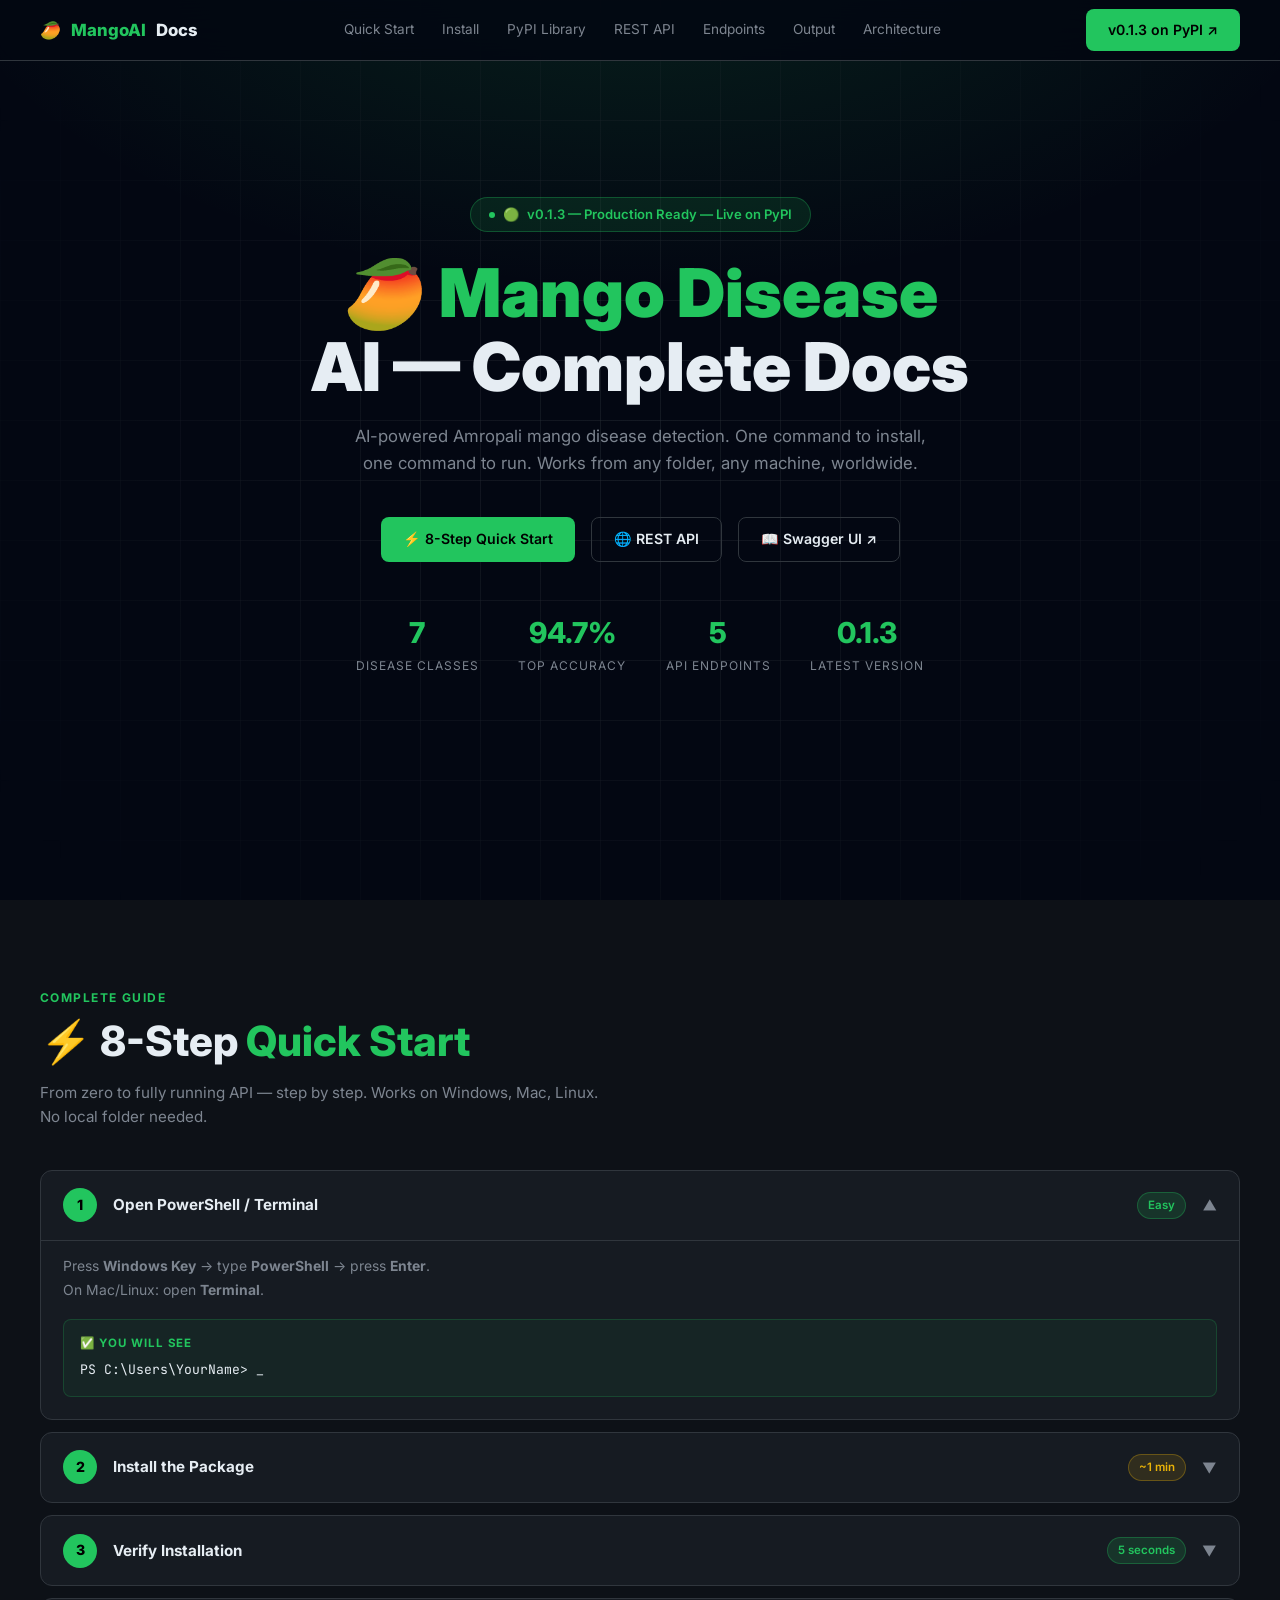
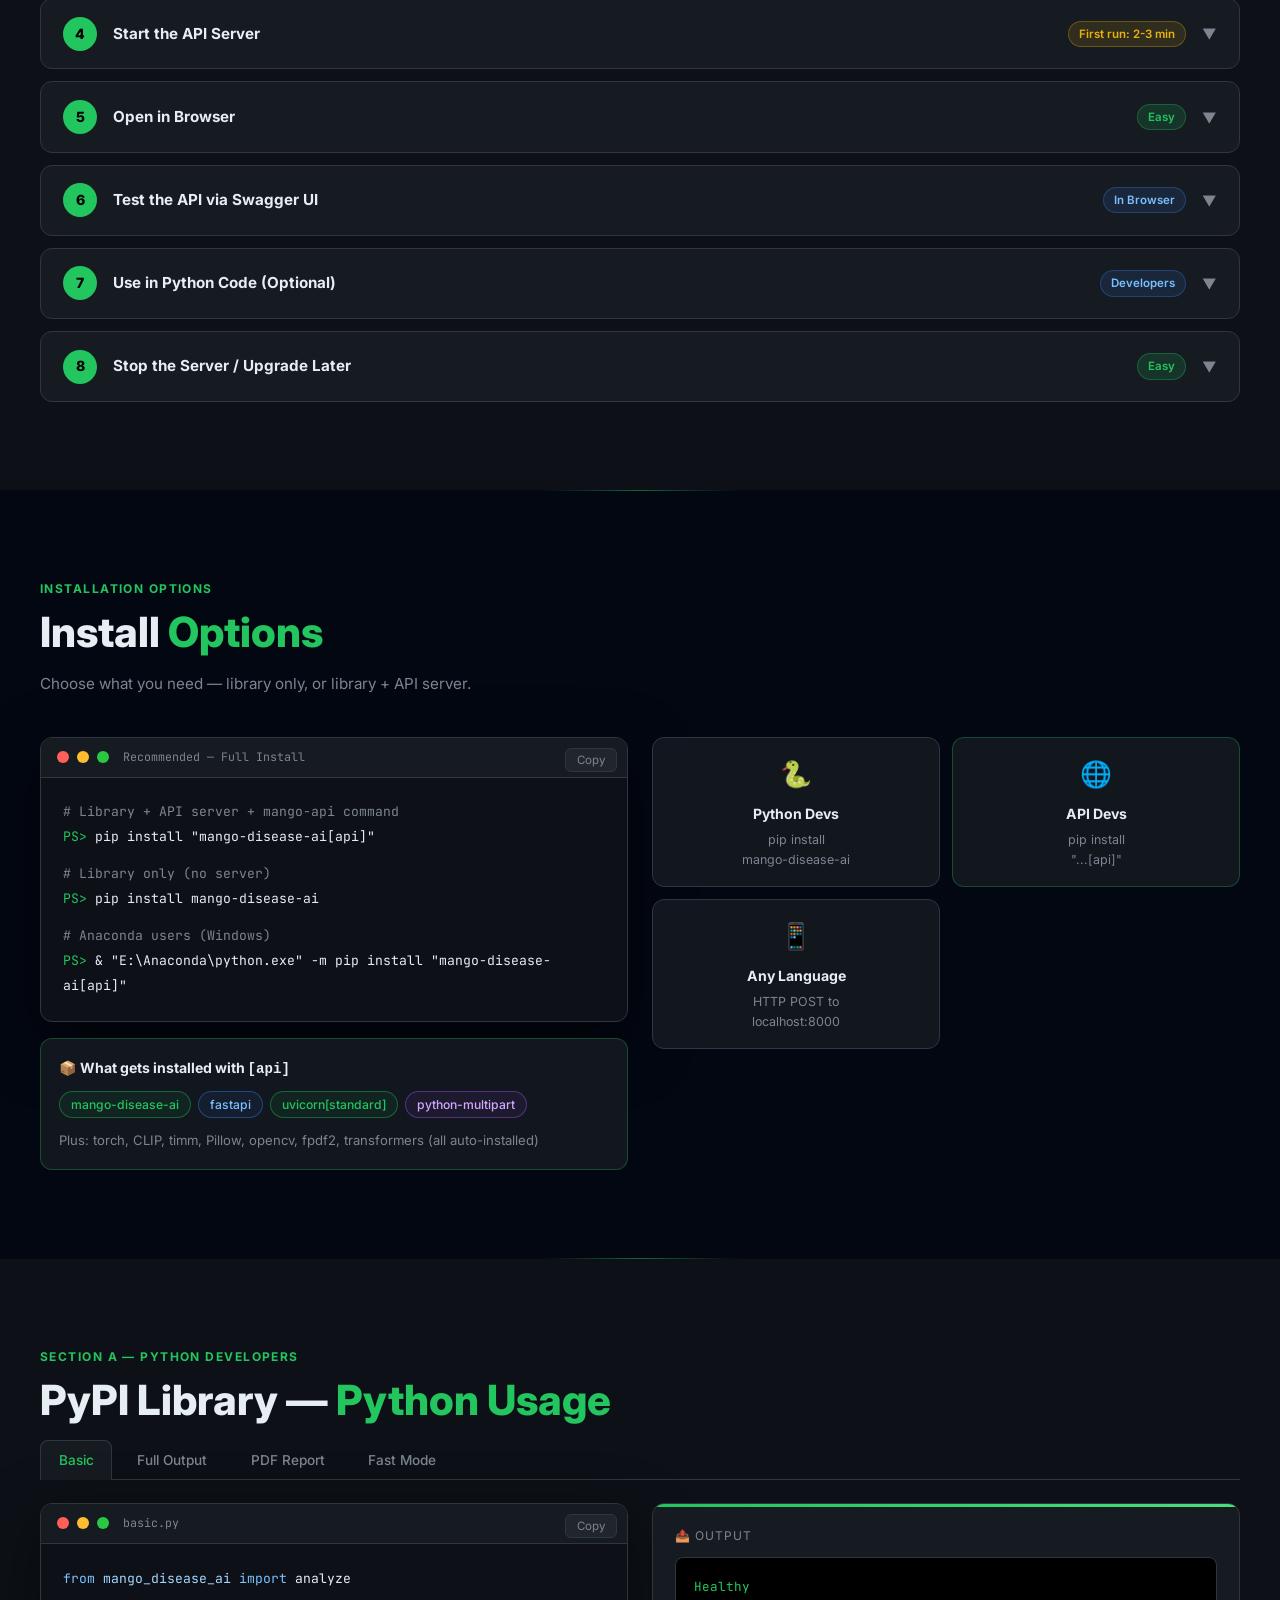
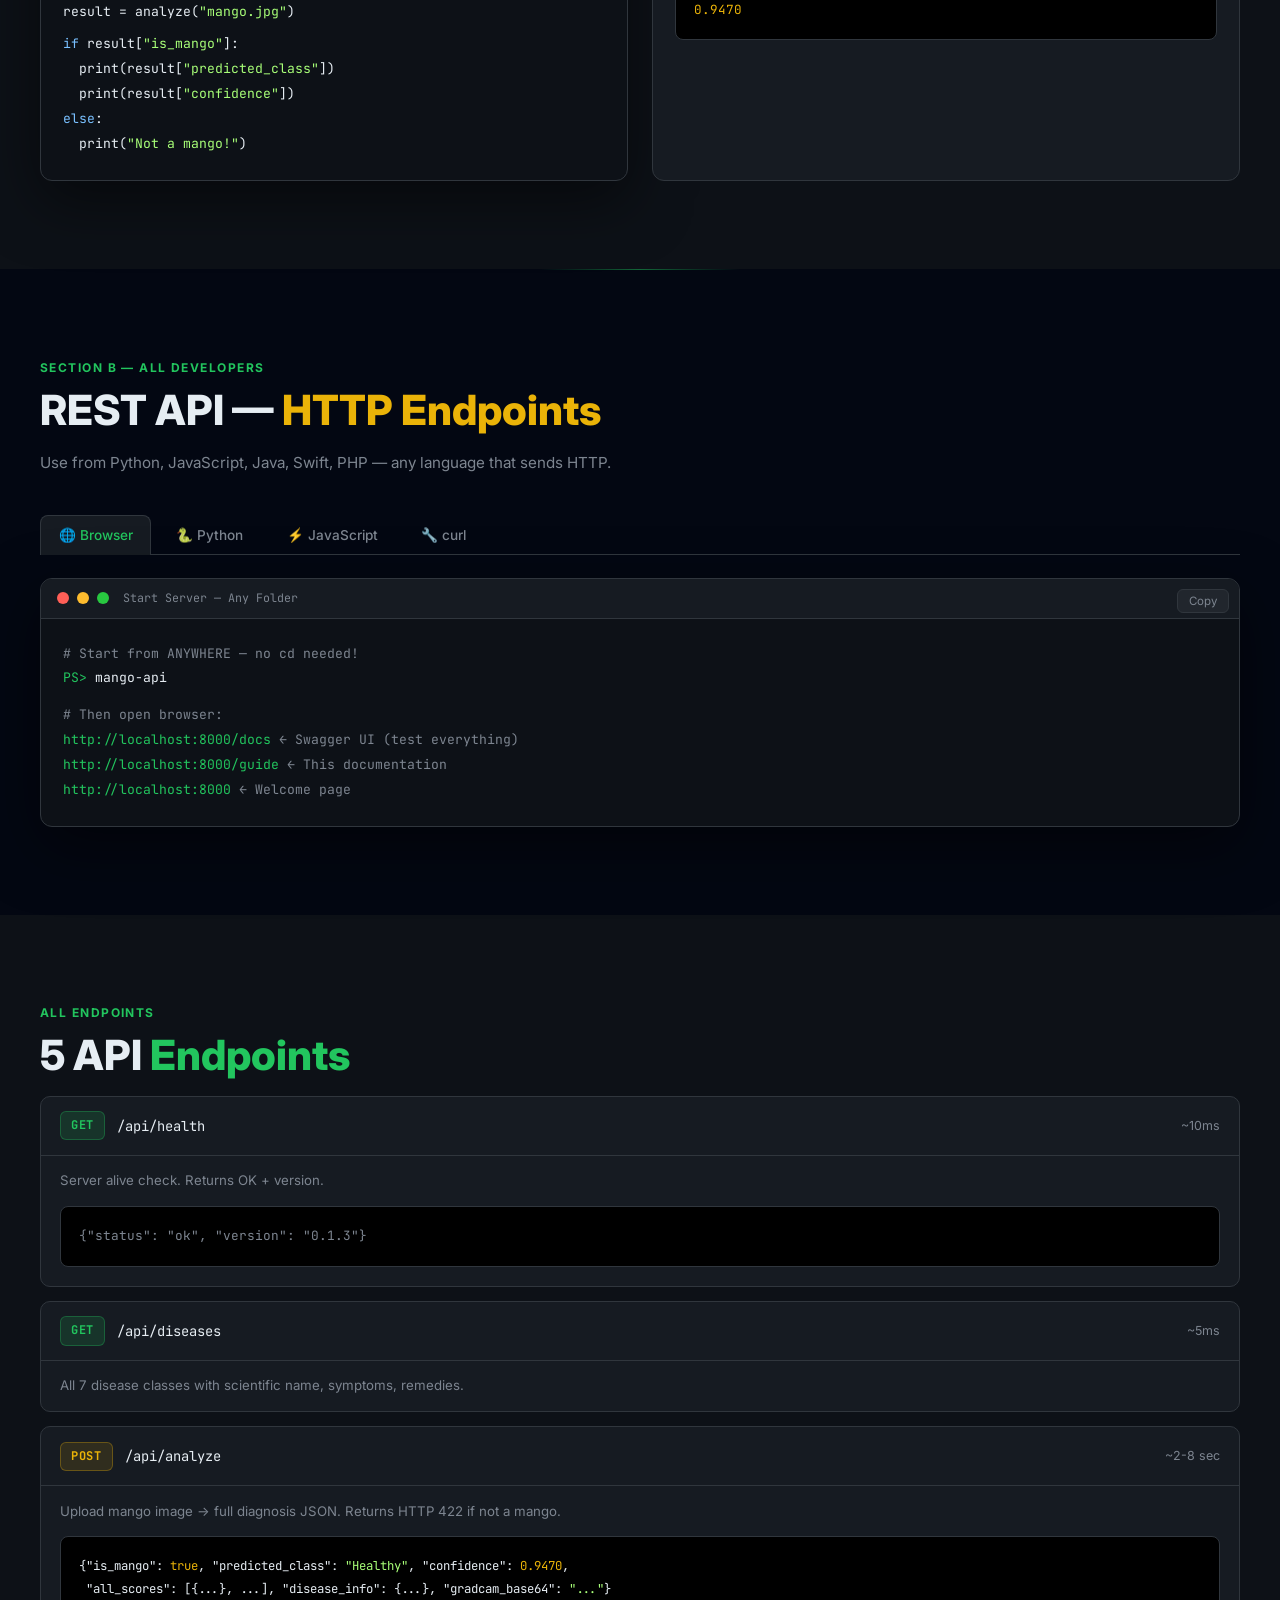
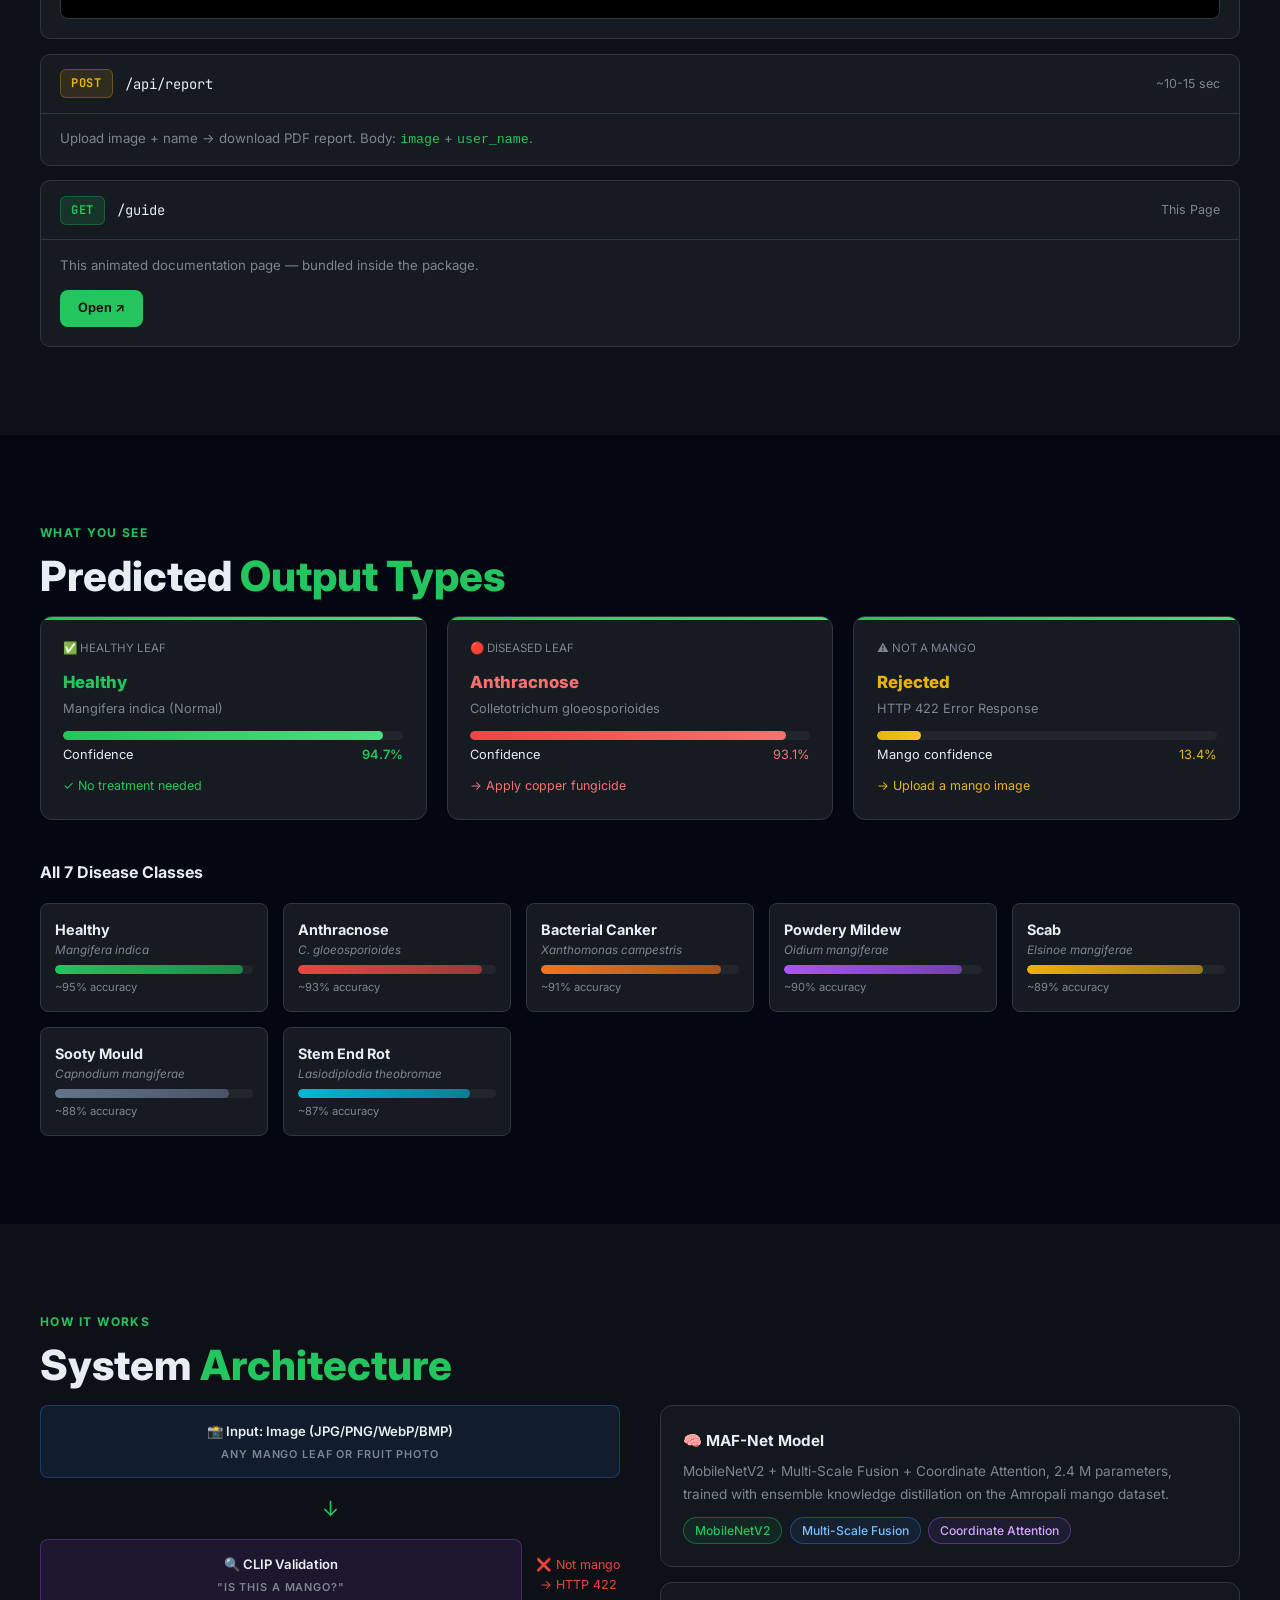
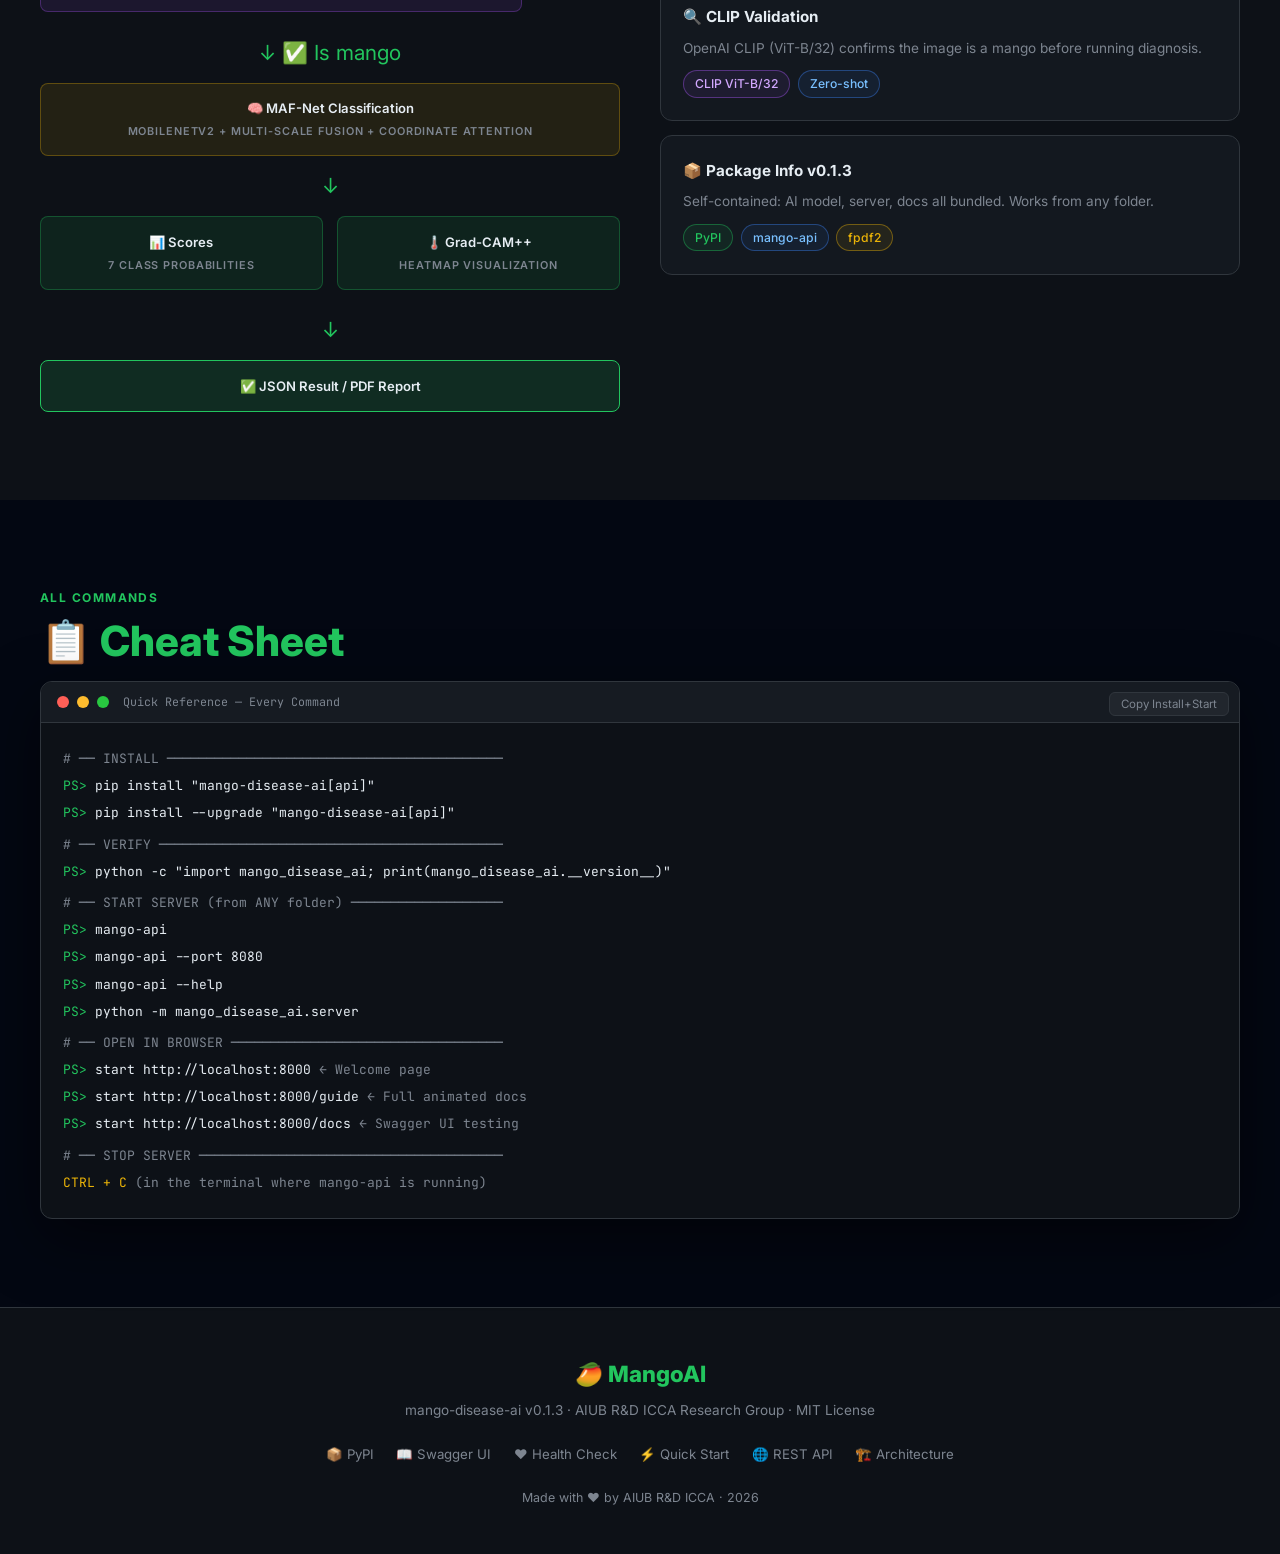
<file: mango_disease_ai/docs.html>
<!DOCTYPE html>
<html lang="en">
<head>
<meta charset="UTF-8">
<meta name="viewport" content="width=device-width, initial-scale=1.0">
<title>🥭 Mango Disease AI v0.1.3 — Complete Documentation</title>
<link href="https://fonts.googleapis.com/css2?family=Inter:wght@300;400;500;600;700;800;900&family=JetBrains+Mono:wght@400;500;700&display=swap" rel="stylesheet">
<style>
:root{
  --green:#22c55e;--green-dark:#16a34a;--green-glow:rgba(34,197,94,.25);
  --yellow:#eab308;--blue:#3b82f6;--purple:#a855f7;--red:#ef4444;
  --bg:#030712;--bg2:#0d1117;--bg3:#161b22;--bg4:#21262d;
  --border:#30363d;--text:#e6edf3;--muted:#7d8590;
  --card-bg:rgba(22,27,34,.85);
}
*{margin:0;padding:0;box-sizing:border-box}
html{scroll-behavior:smooth}
body{font-family:'Inter',sans-serif;background:var(--bg);color:var(--text);overflow-x:hidden;line-height:1.6}
::selection{background:var(--green-glow);color:var(--green)}
::-webkit-scrollbar{width:6px}::-webkit-scrollbar-track{background:var(--bg)}
::-webkit-scrollbar-thumb{background:var(--border);border-radius:3px}
::-webkit-scrollbar-thumb:hover{background:var(--green-dark)}

/* NAV */
nav{position:fixed;top:0;width:100%;z-index:100;backdrop-filter:blur(20px);background:rgba(3,7,18,.88);border-bottom:1px solid var(--border);padding:0 2rem}
.nav-inner{max-width:1200px;margin:0 auto;display:flex;align-items:center;justify-content:space-between;height:60px}
.nav-logo{display:flex;align-items:center;gap:10px;font-weight:800;font-size:1.05rem;color:var(--text);text-decoration:none}
.nav-logo span{color:var(--green)}
.nav-links{display:flex;gap:1.75rem}
.nav-links a{color:var(--muted);text-decoration:none;font-size:.85rem;transition:color .2s}
.nav-links a:hover{color:var(--green)}
.btn{display:inline-flex;align-items:center;gap:8px;padding:10px 22px;border-radius:8px;font-weight:600;font-size:.88rem;text-decoration:none;transition:all .2s;cursor:pointer;border:none;font-family:inherit}
.btn-green{background:var(--green);color:#000}.btn-green:hover{background:#4ade80;transform:translateY(-2px);box-shadow:0 8px 24px rgba(34,197,94,.3)}
.btn-outline{background:transparent;color:var(--text);border:1px solid var(--border)}.btn-outline:hover{border-color:var(--green);color:var(--green)}

/* HERO */
#hero{min-height:100vh;display:flex;align-items:center;justify-content:center;position:relative;overflow:hidden;padding-top:60px}
.hero-bg{position:absolute;inset:0;background:radial-gradient(ellipse 80% 60% at 50% -10%,rgba(34,197,94,.15) 0%,transparent 70%)}
.hero-grid{position:absolute;inset:0;background-image:linear-gradient(rgba(48,54,61,.4) 1px,transparent 1px),linear-gradient(90deg,rgba(48,54,61,.4) 1px,transparent 1px);background-size:60px 60px;mask-image:radial-gradient(ellipse 60% 70% at 50% 50%,black 0%,transparent 100%)}
.hero-content{text-align:center;position:relative;z-index:2;max-width:820px;padding:2rem}
.hero-badge{display:inline-flex;align-items:center;gap:8px;background:rgba(34,197,94,.12);border:1px solid rgba(34,197,94,.3);color:var(--green);padding:6px 18px;border-radius:99px;font-size:.82rem;font-weight:600;margin-bottom:1.5rem;animation:fadeUp .8s ease both}
.hero-badge::before{content:'';width:6px;height:6px;border-radius:50%;background:var(--green);animation:pulse 2s infinite}
h1.hero-title{font-size:clamp(2.4rem,5.5vw,4.2rem);font-weight:900;line-height:1.1;margin-bottom:1.2rem;animation:fadeUp .8s .1s ease both}
.hero-title .mango{color:var(--green)}
.hero-sub{font-size:1.05rem;color:var(--muted);max-width:600px;margin:0 auto 2.5rem;animation:fadeUp .8s .2s ease both}
.hero-buttons{display:flex;gap:1rem;justify-content:center;flex-wrap:wrap;margin-bottom:3rem;animation:fadeUp .8s .3s ease both}
.hero-stats{display:flex;gap:2.5rem;justify-content:center;animation:fadeUp .8s .4s ease both}
.stat{text-align:center}.stat-num{font-size:1.8rem;font-weight:800;color:var(--green)}.stat-label{font-size:.75rem;color:var(--muted);text-transform:uppercase;letter-spacing:.08em}

/* SECTIONS */
section{padding:5.5rem 2rem}
.container{max-width:1200px;margin:0 auto}
.section-label{color:var(--green);font-size:.75rem;font-weight:700;letter-spacing:.12em;text-transform:uppercase;margin-bottom:.6rem}
.section-title{font-size:clamp(1.7rem,3.5vw,2.6rem);font-weight:800;line-height:1.2;margin-bottom:.9rem}
.section-sub{color:var(--muted);font-size:.95rem;max-width:580px;margin-bottom:2.5rem}

/* TERMINAL */
.terminal{background:#0d1117;border:1px solid var(--border);border-radius:12px;overflow:hidden;font-family:'JetBrains Mono',monospace;font-size:.84rem;box-shadow:0 20px 60px rgba(0,0,0,.5)}
.terminal-bar{background:var(--bg3);padding:.65rem 1rem;display:flex;align-items:center;gap:.5rem;border-bottom:1px solid var(--border)}
.dot{width:12px;height:12px;border-radius:50%}
.dot-r{background:#ff5f57}.dot-y{background:#febc2e}.dot-g{background:#28c840}
.terminal-title{color:var(--muted);font-size:.73rem;margin-left:.4rem}
.terminal-body{padding:1.4rem;line-height:1.9}
.t-prompt{color:var(--green)}.t-cmd{color:var(--text)}.t-comment{color:var(--muted)}
.t-output{color:#7d8590}.t-success{color:var(--green)}.t-warn{color:var(--yellow)}
.t-key{color:#79c0ff}.t-val{color:#a5d6ff}.t-str{color:#a8ff78}.t-num{color:var(--yellow)}

/* COPY */
.code-wrap{position:relative}
.copy-btn{position:absolute;top:.7rem;right:.7rem;background:var(--bg4);border:1px solid var(--border);color:var(--muted);padding:4px 11px;border-radius:6px;font-size:.72rem;cursor:pointer;transition:all .2s;font-family:inherit;z-index:2}
.copy-btn:hover,.copy-btn.copied{background:var(--green);border-color:var(--green);color:#000}

/* STEP CARDS */
.steps-grid{display:flex;flex-direction:column;gap:.75rem}
.step-card{background:var(--bg3);border:1px solid var(--border);border-radius:12px;overflow:hidden;transition:all .3s}
.step-card:hover{border-color:var(--green-dark)}
.step-header{display:flex;align-items:center;gap:1rem;padding:1.1rem 1.4rem;cursor:pointer;user-select:none}
.step-number{width:34px;height:34px;border-radius:50%;background:var(--green);color:#000;font-weight:800;font-size:.88rem;display:flex;align-items:center;justify-content:center;flex-shrink:0}
.step-title{font-weight:700;font-size:.95rem;flex:1}
.step-badge{font-size:.72rem;padding:3px 10px;border-radius:99px;font-weight:600}
.badge-easy{background:rgba(34,197,94,.15);color:var(--green);border:1px solid rgba(34,197,94,.3)}
.badge-wait{background:rgba(234,179,8,.12);color:var(--yellow);border:1px solid rgba(234,179,8,.3)}
.badge-note{background:rgba(59,130,246,.12);color:#79c0ff;border:1px solid rgba(59,130,246,.3)}
.step-body{padding:0 1.4rem 1.4rem;border-top:1px solid var(--border);margin-top:0}
.step-desc{font-size:.87rem;color:var(--muted);margin-bottom:1rem;padding-top:.9rem;line-height:1.7}
.step-expected{background:rgba(34,197,94,.06);border:1px solid rgba(34,197,94,.2);border-radius:8px;padding:.9rem 1rem;margin-top:.9rem;font-size:.82rem}
.step-expected-label{color:var(--green);font-size:.72rem;font-weight:700;text-transform:uppercase;letter-spacing:.08em;margin-bottom:.4rem}
.step-expected-text{color:var(--text);font-family:'JetBrains Mono',monospace;line-height:1.7}
.chevron{color:var(--muted);font-size:.9rem;transition:transform .3s;margin-left:auto}
.step-card.open .chevron{transform:rotate(180deg)}
.step-body-wrap{max-height:0;overflow:hidden;transition:max-height .4s ease}
.step-card.open .step-body-wrap{max-height:600px}

/* GRID */
.grid-2{display:grid;grid-template-columns:repeat(auto-fit,minmax(420px,1fr));gap:1.5rem}
.grid-3{display:grid;grid-template-columns:repeat(auto-fit,minmax(260px,1fr));gap:1.25rem}
.grid-4{display:grid;grid-template-columns:repeat(auto-fit,minmax(190px,1fr));gap:.9rem}

/* CARDS */
.card{background:var(--card-bg);border:1px solid var(--border);border-radius:12px;padding:1.4rem;transition:all .3s;backdrop-filter:blur(10px)}
.card:hover{border-color:var(--green);box-shadow:0 0 24px var(--green-glow);transform:translateY(-4px)}
.card-icon{font-size:1.8rem;margin-bottom:.9rem}.card-title{font-size:.95rem;font-weight:700;margin-bottom:.45rem}.card-desc{color:var(--muted);font-size:.85rem;line-height:1.7}

/* ENDPOINT */
.endpoint-card{background:var(--bg3);border:1px solid var(--border);border-radius:10px;overflow:hidden;transition:all .3s}
.endpoint-card:hover{border-color:var(--green-dark);transform:translateY(-2px)}
.endpoint-header{display:flex;align-items:center;gap:12px;padding:.9rem 1.2rem;border-bottom:1px solid var(--border)}
.method{font-family:'JetBrains Mono',monospace;font-size:.75rem;font-weight:700;padding:4px 10px;border-radius:6px;letter-spacing:.05em}
.GET{background:rgba(34,197,94,.15);color:var(--green);border:1px solid rgba(34,197,94,.3)}
.POST{background:rgba(234,179,8,.12);color:var(--yellow);border:1px solid rgba(234,179,8,.3)}
.endpoint-path{font-family:'JetBrains Mono',monospace;font-size:.86rem;color:var(--text)}
.endpoint-desc{padding:.9rem 1.2rem;color:var(--muted);font-size:.83rem}
.endpoint-body{padding:0 1.2rem 1.2rem}

/* OUTPUT BOX */
.output-box{background:#000;border:1px solid var(--border);border-radius:8px;padding:1.1rem;font-family:'JetBrains Mono',monospace;font-size:.79rem;line-height:1.85;overflow-x:auto}

/* TABS */
.tabs{display:flex;gap:.4rem;margin-bottom:1.4rem;border-bottom:1px solid var(--border);padding-bottom:0}
.tab{padding:.55rem 1.1rem;border-radius:8px 8px 0 0;cursor:pointer;font-size:.85rem;font-weight:500;color:var(--muted);border:1px solid transparent;border-bottom:none;transition:all .2s;margin-bottom:-1px}
.tab.active{color:var(--green);border-color:var(--border);border-bottom-color:var(--bg);background:var(--bg3)}
.tab:hover:not(.active){color:var(--text)}
.tab-content{display:none}.tab-content.active{display:block}

/* TAGS */
.tags{display:flex;flex-wrap:wrap;gap:.45rem;margin-top:.65rem}
.tag{background:var(--bg4);border:1px solid var(--border);color:var(--muted);padding:3px 11px;border-radius:99px;font-size:.76rem;font-weight:500}
.tag.green{border-color:rgba(34,197,94,.4);color:var(--green);background:rgba(34,197,94,.08)}
.tag.blue{border-color:rgba(59,130,246,.4);color:#79c0ff;background:rgba(59,130,246,.08)}
.tag.purple{border-color:rgba(168,85,247,.4);color:#d2a8ff;background:rgba(168,85,247,.08)}
.tag.yellow{border-color:rgba(234,179,8,.4);color:var(--yellow);background:rgba(234,179,8,.08)}

/* RESULT CARD */
.result-card{background:var(--bg3);border:1px solid var(--border);border-radius:12px;padding:1.4rem;position:relative;overflow:hidden}
.result-card::before{content:'';position:absolute;top:0;left:0;right:0;height:3px;background:linear-gradient(90deg,var(--green),#4ade80,var(--green));background-size:200% 100%;animation:shimmer 2s infinite}
.conf-bar{height:9px;background:var(--bg4);border-radius:5px;overflow:hidden;margin:5px 0}
.conf-fill{height:100%;border-radius:5px;background:linear-gradient(90deg,var(--green),#4ade80);transition:width 1.2s ease}

/* DISEASE */
.disease-item{background:var(--bg3);border:1px solid var(--border);border-radius:8px;padding:.9rem;transition:all .3s}
.disease-item:hover{border-color:var(--green);background:rgba(34,197,94,.05)}
.disease-name{font-weight:700;font-size:.9rem}
.disease-sci{font-size:.73rem;color:var(--muted);font-style:italic}

/* ARCH */
.arch-box{background:var(--bg3);border:1px solid var(--border);border-radius:8px;padding:.9rem 1.1rem;text-align:center;font-size:.82rem;font-weight:600}
.arch-arrow{text-align:center;color:var(--green);font-size:1.3rem;margin:.4rem 0}
.arch-row{display:flex;gap:.9rem;align-items:center;margin-bottom:.65rem}
.arch-row .arch-box{flex:1}
.arch-label{font-size:.68rem;color:var(--muted);text-transform:uppercase;letter-spacing:.08em;margin-top:.25rem}

/* ANIMATIONS */
@keyframes fadeUp{from{opacity:0;transform:translateY(22px)}to{opacity:1;transform:none}}
@keyframes pulse{0%,100%{opacity:1;transform:scale(1)}50%{opacity:.5;transform:scale(.8)}}
@keyframes shimmer{0%{background-position:-200% 0}100%{background-position:200% 0}}
.fade-in{opacity:0;transform:translateY(18px);transition:all .7s ease}
.fade-in.visible{opacity:1;transform:none}
.glow-line{height:1px;background:linear-gradient(90deg,transparent,var(--green),transparent);margin:0 auto;opacity:.5}
.hl{color:var(--green);font-weight:600}.hl-b{color:#79c0ff}.hl-y{color:var(--yellow)}

/* FOOTER */
footer{background:var(--bg2);border-top:1px solid var(--border);padding:3rem 2rem;text-align:center}
.footer-inner{max-width:1200px;margin:0 auto}
.footer-logo{font-size:1.4rem;font-weight:800;margin-bottom:.5rem}.footer-logo span{color:var(--green)}
.footer-desc{color:var(--muted);font-size:.85rem;margin-bottom:1.4rem}
.footer-links{display:flex;gap:1.4rem;justify-content:center;flex-wrap:wrap;margin-bottom:1.4rem}
.footer-links a{color:var(--muted);text-decoration:none;font-size:.83rem;transition:color .2s}.footer-links a:hover{color:var(--green)}
.footer-copy{color:var(--muted);font-size:.78rem}

@media(max-width:768px){.grid-2,.grid-3{grid-template-columns:1fr}.hero-stats{gap:1.4rem}.nav-links{display:none}}
</style>
</head>
<body>

<!-- NAV -->
<nav>
  <div class="nav-inner">
    <a class="nav-logo" href="#hero">🥭 <span>MangoAI</span> Docs</a>
    <div class="nav-links">
      <a href="#quickstart">Quick Start</a>
      <a href="#install">Install</a>
      <a href="#library">PyPI Library</a>
      <a href="#api">REST API</a>
      <a href="#endpoints">Endpoints</a>
      <a href="#output">Output</a>
      <a href="#architecture">Architecture</a>
    </div>
    <a href="https://pypi.org/project/mango-disease-ai/" target="_blank" class="btn btn-green">v0.1.3 on PyPI ↗</a>
  </div>
</nav>

<!-- HERO -->
<section id="hero">
  <div class="hero-bg"></div>
  <div class="hero-grid"></div>
  <div class="hero-content">
    <div class="hero-badge">🟢 <span>v0.1.3 — Production Ready — Live on PyPI</span></div>
    <h1 class="hero-title">🥭 <span class="mango">Mango Disease</span><br>AI — Complete Docs</h1>
    <p class="hero-sub">AI-powered Amropali mango disease detection. One command to install, one command to run. Works from any folder, any machine, worldwide.</p>
    <div class="hero-buttons">
      <a href="#quickstart" class="btn btn-green">⚡ 8-Step Quick Start</a>
      <a href="#api" class="btn btn-outline">🌐 REST API</a>
      <a href="http://localhost:8000/docs" target="_blank" class="btn btn-outline">📖 Swagger UI ↗</a>
    </div>
    <div class="hero-stats">
      <div class="stat"><div class="stat-num">7</div><div class="stat-label">Disease Classes</div></div>
      <div class="stat"><div class="stat-num">94.7%</div><div class="stat-label">Top Accuracy</div></div>
      <div class="stat"><div class="stat-num">5</div><div class="stat-label">API Endpoints</div></div>
      <div class="stat"><div class="stat-num">0.1.3</div><div class="stat-label">Latest Version</div></div>
    </div>
  </div>
</section>

<!-- QUICK START — 8 STEPS -->
<section id="quickstart" style="background:var(--bg2)">
  <div class="container">
    <div class="section-label">Complete Guide</div>
    <h2 class="section-title">⚡ 8-Step <span style="color:var(--green)">Quick Start</span></h2>
    <p class="section-sub">From zero to fully running API — step by step. Works on Windows, Mac, Linux. No local folder needed.</p>

    <div class="steps-grid">

      <!-- STEP 1 -->
      <div class="step-card open" id="s1">
        <div class="step-header" onclick="toggleStep('s1')">
          <div class="step-number">1</div>
          <div class="step-title">Open PowerShell / Terminal</div>
          <span class="step-badge badge-easy">Easy</span>
          <span class="chevron">▼</span>
        </div>
        <div class="step-body-wrap"><div class="step-body">
          <p class="step-desc">Press <strong>Windows Key</strong> → type <strong>PowerShell</strong> → press <strong>Enter</strong>.<br>On Mac/Linux: open <strong>Terminal</strong>.</p>
          <div class="step-expected"><div class="step-expected-label">✅ You will see</div><div class="step-expected-text">PS C:\Users\YourName&gt; _</div></div>
        </div></div>
      </div>

      <!-- STEP 2 -->
      <div class="step-card" id="s2">
        <div class="step-header" onclick="toggleStep('s2')">
          <div class="step-number">2</div>
          <div class="step-title">Install the Package</div>
          <span class="step-badge badge-wait">~1 min</span>
          <span class="chevron">▼</span>
        </div>
        <div class="step-body-wrap"><div class="step-body">
          <p class="step-desc">Copy and paste this command → press <strong>Enter</strong>. This installs the AI library + API server tools.</p>
          <div class="code-wrap">
            <div class="terminal">
              <div class="terminal-bar"><div class="dot dot-r"></div><div class="dot dot-y"></div><div class="dot dot-g"></div><span class="terminal-title">PowerShell</span></div>
              <div class="terminal-body">
                <div><span class="t-prompt">PS&gt;</span> <span class="t-cmd">pip install "mango-disease-ai[api]"</span></div>
              </div>
            </div>
            <button class="copy-btn" onclick='copyCode("pip install \"mango-disease-ai[api]\"")'>Copy</button>
          </div>
          <div class="step-expected"><div class="step-expected-label">✅ You will see at the end</div><div class="step-expected-text"><span class="t-success">Successfully installed mango-disease-ai-0.1.3</span></div></div>
        </div></div>
      </div>

      <!-- STEP 3 -->
      <div class="step-card" id="s3">
        <div class="step-header" onclick="toggleStep('s3')">
          <div class="step-number">3</div>
          <div class="step-title">Verify Installation</div>
          <span class="step-badge badge-easy">5 seconds</span>
          <span class="chevron">▼</span>
        </div>
        <div class="step-body-wrap"><div class="step-body">
          <p class="step-desc">Check that the package is installed correctly by printing the version number.</p>
          <div class="code-wrap">
            <div class="terminal">
              <div class="terminal-bar"><div class="dot dot-r"></div><div class="dot dot-y"></div><div class="dot dot-g"></div><span class="terminal-title">PowerShell</span></div>
              <div class="terminal-body">
                <div><span class="t-prompt">PS&gt;</span> <span class="t-cmd">python -c "import mango_disease_ai; print(mango_disease_ai.__version__)"</span></div>
              </div>
            </div>
            <button class="copy-btn" onclick='copyCode("python -c \"import mango_disease_ai; print(mango_disease_ai.__version__)\"")'>Copy</button>
          </div>
          <div class="step-expected"><div class="step-expected-label">✅ You will see</div><div class="step-expected-text"><span class="t-success">0.1.3</span></div></div>
        </div></div>
      </div>

      <!-- STEP 4 -->
      <div class="step-card" id="s4">
        <div class="step-header" onclick="toggleStep('s4')">
          <div class="step-number">4</div>
          <div class="step-title">Start the API Server</div>
          <span class="step-badge badge-wait">First run: 2-3 min</span>
          <span class="chevron">▼</span>
        </div>
        <div class="step-body-wrap"><div class="step-body">
          <p class="step-desc">Run this single command from <strong>any folder</strong> — no need to navigate anywhere. The server starts on port 8000.</p>
          <div class="code-wrap">
            <div class="terminal">
              <div class="terminal-bar"><div class="dot dot-r"></div><div class="dot dot-y"></div><div class="dot dot-g"></div><span class="terminal-title">PowerShell</span></div>
              <div class="terminal-body">
                <div><span class="t-prompt">PS&gt;</span> <span class="t-cmd">mango-api</span></div>
                <div style="margin-top:.75rem"><span class="t-comment"># Custom port (optional)</span></div>
                <div><span class="t-prompt">PS&gt;</span> <span class="t-cmd">mango-api --port 8080</span></div>
                <div style="margin-top:.75rem"><span class="t-comment"># Alternative (also works)</span></div>
                <div><span class="t-prompt">PS&gt;</span> <span class="t-cmd">python -m mango_disease_ai.server</span></div>
              </div>
            </div>
            <button class="copy-btn" onclick='copyCode("mango-api")'>Copy</button>
          </div>
          <div class="step-expected">
            <div class="step-expected-label">✅ You will see</div>
            <div class="step-expected-text">
              <span class="t-success">============================================================</span><br>
              <span class="t-success">  🥭  Mango Disease AI -- REST API Server v0.1.3</span><br>
              <span class="t-success">============================================================</span><br>
              <span class="t-success">  Starting on  http://0.0.0.0:8000</span><br>
              <span class="t-success">  Welcome page http://localhost:8000</span><br>
              <span class="t-success">  Swagger UI   http://localhost:8000/docs</span><br>
              <span class="t-success">  Full Docs    http://localhost:8000/guide</span><br>
              <span class="t-success">  Press CTRL+C to stop.</span>
            </div>
          </div>
          <div style="margin-top:.9rem;padding:.8rem 1rem;background:rgba(234,179,8,.08);border:1px solid rgba(234,179,8,.25);border-radius:8px;font-size:.82rem;color:var(--yellow)">
            ⚠️ <strong>First run only:</strong> CLIP model (~600 MB) downloads automatically. Wait 2-3 minutes. All future runs start instantly.
          </div>
        </div></div>
      </div>

      <!-- STEP 5 -->
      <div class="step-card" id="s5">
        <div class="step-header" onclick="toggleStep('s5')">
          <div class="step-number">5</div>
          <div class="step-title">Open in Browser</div>
          <span class="step-badge badge-easy">Easy</span>
          <span class="chevron">▼</span>
        </div>
        <div class="step-body-wrap"><div class="step-body">
          <p class="step-desc">Open Chrome, Edge, or Firefox. Go to these URLs:</p>
          <div style="display:flex;flex-direction:column;gap:.6rem;margin-top:.5rem">
            <div class="card" style="padding:.9rem 1.1rem;display:flex;align-items:center;gap:1rem;border-color:rgba(34,197,94,.3)">
              <div style="font-size:1.3rem">🏠</div>
              <div><div style="font-weight:700;font-size:.9rem">Welcome Page</div><a href="http://localhost:8000" target="_blank" style="color:var(--green);font-family:'JetBrains Mono',monospace;font-size:.82rem">http://localhost:8000</a></div>
            </div>
            <div class="card" style="padding:.9rem 1.1rem;display:flex;align-items:center;gap:1rem;border-color:rgba(168,85,247,.3)">
              <div style="font-size:1.3rem">📖</div>
              <div><div style="font-weight:700;font-size:.9rem">Animated Docs (this page)</div><a href="http://localhost:8000/guide" target="_blank" style="color:#d2a8ff;font-family:'JetBrains Mono',monospace;font-size:.82rem">http://localhost:8000/guide</a></div>
            </div>
            <div class="card" style="padding:.9rem 1.1rem;display:flex;align-items:center;gap:1rem;border-color:rgba(59,130,246,.3)">
              <div style="font-size:1.3rem">🧪</div>
              <div><div style="font-weight:700;font-size:.9rem">Swagger UI — Test API Live</div><a href="http://localhost:8000/docs" target="_blank" style="color:#79c0ff;font-family:'JetBrains Mono',monospace;font-size:.82rem">http://localhost:8000/docs</a></div>
            </div>
            <div class="card" style="padding:.9rem 1.1rem;display:flex;align-items:center;gap:1rem">
              <div style="font-size:1.3rem">❤️</div>
              <div><div style="font-weight:700;font-size:.9rem">Health Check</div><a href="http://localhost:8000/api/health" target="_blank" style="color:var(--green);font-family:'JetBrains Mono',monospace;font-size:.82rem">http://localhost:8000/api/health</a></div>
            </div>
          </div>
        </div></div>
      </div>

      <!-- STEP 6 -->
      <div class="step-card" id="s6">
        <div class="step-header" onclick="toggleStep('s6')">
          <div class="step-number">6</div>
          <div class="step-title">Test the API via Swagger UI</div>
          <span class="step-badge badge-note">In Browser</span>
          <span class="chevron">▼</span>
        </div>
        <div class="step-body-wrap"><div class="step-body">
          <p class="step-desc">The easiest way to test — no code needed. All in the browser.</p>
          <div style="display:flex;flex-direction:column;gap:.6rem">
            <div style="display:flex;gap:.9rem;align-items:flex-start;font-size:.87rem">
              <div style="width:24px;height:24px;border-radius:50%;background:var(--green);color:#000;font-weight:800;font-size:.78rem;display:flex;align-items:center;justify-content:center;flex-shrink:0;margin-top:2px">a</div>
              <div>Go to <a href="http://localhost:8000/docs" target="_blank" style="color:var(--green)">http://localhost:8000/docs</a></div>
            </div>
            <div style="display:flex;gap:.9rem;align-items:flex-start;font-size:.87rem">
              <div style="width:24px;height:24px;border-radius:50%;background:var(--green);color:#000;font-weight:800;font-size:.78rem;display:flex;align-items:center;justify-content:center;flex-shrink:0;margin-top:2px">b</div>
              <div>Click <strong style="color:var(--yellow)">POST /api/analyze</strong> to expand it</div>
            </div>
            <div style="display:flex;gap:.9rem;align-items:flex-start;font-size:.87rem">
              <div style="width:24px;height:24px;border-radius:50%;background:var(--green);color:#000;font-weight:800;font-size:.78rem;display:flex;align-items:center;justify-content:center;flex-shrink:0;margin-top:2px">c</div>
              <div>Click <strong>"Try it out"</strong> button</div>
            </div>
            <div style="display:flex;gap:.9rem;align-items:flex-start;font-size:.87rem">
              <div style="width:24px;height:24px;border-radius:50%;background:var(--green);color:#000;font-weight:800;font-size:.78rem;display:flex;align-items:center;justify-content:center;flex-shrink:0;margin-top:2px">d</div>
              <div>Click <strong>"Choose File"</strong> → pick your mango image → set <code style="color:var(--green)">include_gradcam = false</code></div>
            </div>
            <div style="display:flex;gap:.9rem;align-items:flex-start;font-size:.87rem">
              <div style="width:24px;height:24px;border-radius:50%;background:var(--green);color:#000;font-weight:800;font-size:.78rem;display:flex;align-items:center;justify-content:center;flex-shrink:0;margin-top:2px">e</div>
              <div>Click the blue <strong>"Execute"</strong> button → see the JSON result below</div>
            </div>
          </div>
          <div class="step-expected" style="margin-top:.9rem"><div class="step-expected-label">✅ Example response</div><div class="step-expected-text" style="font-size:.78rem">{"is_mango": true, "predicted_class": <span class="t-str">"Healthy"</span>, "confidence": <span class="t-num">0.9470</span>}</div></div>
        </div></div>
      </div>

      <!-- STEP 7 -->
      <div class="step-card" id="s7">
        <div class="step-header" onclick="toggleStep('s7')">
          <div class="step-number">7</div>
          <div class="step-title">Use in Python Code (Optional)</div>
          <span class="step-badge badge-note">Developers</span>
          <span class="chevron">▼</span>
        </div>
        <div class="step-body-wrap"><div class="step-body">
          <p class="step-desc">Use the library directly in your own Python scripts — no server needed.</p>
          <div class="code-wrap">
            <div class="terminal">
              <div class="terminal-bar"><div class="dot dot-r"></div><div class="dot dot-y"></div><div class="dot dot-g"></div><span class="terminal-title">my_script.py</span></div>
              <div class="terminal-body" style="font-size:.81rem">
                <div><span class="t-key">from</span> <span class="t-val">mango_disease_ai</span> <span class="t-key">import</span> analyze, generate_pdf</div>
                <div style="margin-top:.6rem"><span class="t-comment"># Analyze any mango image</span></div>
                <div>result = analyze(<span class="t-str">"your_mango.jpg"</span>)</div>
                <div style="margin-top:.4rem"><span class="t-key">if</span> result[<span class="t-str">"is_mango"</span>]:</div>
                <div>&nbsp;&nbsp;print(<span class="t-str">"Disease :"</span>, result[<span class="t-str">"predicted_class"</span>])</div>
                <div>&nbsp;&nbsp;print(<span class="t-str">"Confidence:"</span>, <span class="t-key">f</span><span class="t-str">"{result['confidence']:.1%}"</span>)</div>
                <div style="margin-top:.6rem"><span class="t-comment"># Generate PDF report</span></div>
                <div>pdf = generate_pdf(result, user_name=<span class="t-str">"Dr. Rahman"</span>)</div>
                <div>open(<span class="t-str">"report.pdf"</span>, <span class="t-str">"wb"</span>).write(pdf)</div>
                <div style="margin-top:.5rem"><span class="t-success"># Disease : Healthy</span></div>
                <div><span class="t-success"># Confidence: 94.7%</span></div>
              </div>
            </div>
            <button class="copy-btn" onclick='copyCode("from mango_disease_ai import analyze, generate_pdf\n\nresult = analyze(\"your_mango.jpg\")\nif result[\"is_mango\"]:\n    print(\"Disease :\", result[\"predicted_class\"])\n    print(\"Confidence:\", f\"{result[\"confidence\"]:.1%}\")\n\npdf = generate_pdf(result, user_name=\"Dr. Rahman\")\nopen(\"report.pdf\", \"wb\").write(pdf)")'>Copy</button>
          </div>
        </div></div>
      </div>

      <!-- STEP 8 -->
      <div class="step-card" id="s8">
        <div class="step-header" onclick="toggleStep('s8')">
          <div class="step-number">8</div>
          <div class="step-title">Stop the Server / Upgrade Later</div>
          <span class="step-badge badge-easy">Easy</span>
          <span class="chevron">▼</span>
        </div>
        <div class="step-body-wrap"><div class="step-body">
          <p class="step-desc">Stop the server and keep your package updated.</p>
          <div class="code-wrap">
            <div class="terminal">
              <div class="terminal-bar"><div class="dot dot-r"></div><div class="dot dot-y"></div><div class="dot dot-g"></div><span class="terminal-title">PowerShell</span></div>
              <div class="terminal-body" style="font-size:.82rem">
                <div><span class="t-comment"># Stop the server</span></div>
                <div><span class="t-warn">Press CTRL + C</span>  <span class="t-comment">(in the terminal where mango-api is running)</span></div>
                <div style="margin-top:.75rem"><span class="t-comment"># Upgrade to latest version later</span></div>
                <div><span class="t-prompt">PS&gt;</span> <span class="t-cmd">pip install --upgrade "mango-disease-ai[api]"</span></div>
                <div style="margin-top:.75rem"><span class="t-comment"># Check version anytime</span></div>
                <div><span class="t-prompt">PS&gt;</span> <span class="t-cmd">python -c "import mango_disease_ai; print(mango_disease_ai.__version__)"</span></div>
                <div style="margin-top:.75rem"><span class="t-comment"># See all options</span></div>
                <div><span class="t-prompt">PS&gt;</span> <span class="t-cmd">mango-api --help</span></div>
              </div>
            </div>
            <button class="copy-btn" onclick='copyCode("pip install --upgrade \"mango-disease-ai[api]\"")'>Copy</button>
          </div>
        </div></div>
      </div>

    </div><!-- end steps-grid -->
  </div>
</section>

<div class="glow-line" style="width:200px"></div>

<!-- INSTALL SECTION -->
<section id="install">
  <div class="container">
    <div class="section-label">Installation Options</div>
    <h2 class="section-title">Install <span style="color:var(--green)">Options</span></h2>
    <p class="section-sub">Choose what you need — library only, or library + API server.</p>
    <div class="grid-2" style="align-items:start">
      <div style="display:flex;flex-direction:column;gap:1rem">
        <div class="code-wrap">
          <div class="terminal">
            <div class="terminal-bar"><div class="dot dot-r"></div><div class="dot dot-y"></div><div class="dot dot-g"></div><span class="terminal-title">Recommended — Full Install</span></div>
            <div class="terminal-body" style="font-size:.82rem">
              <div><span class="t-comment"># Library + API server + mango-api command</span></div>
              <div><span class="t-prompt">PS&gt;</span> <span class="t-cmd">pip install "mango-disease-ai[api]"</span></div>
              <div style="margin-top:.75rem"><span class="t-comment"># Library only (no server)</span></div>
              <div><span class="t-prompt">PS&gt;</span> <span class="t-cmd">pip install mango-disease-ai</span></div>
              <div style="margin-top:.75rem"><span class="t-comment"># Anaconda users (Windows)</span></div>
              <div><span class="t-prompt">PS&gt;</span> <span class="t-cmd">& "E:\Anaconda\python.exe" -m pip install "mango-disease-ai[api]"</span></div>
            </div>
          </div>
          <button class="copy-btn" onclick='copyCode("pip install \"mango-disease-ai[api]\"")'>Copy</button>
        </div>
        <div class="card" style="border-color:rgba(34,197,94,.3);padding:1.1rem">
          <div style="font-size:.88rem;font-weight:700;margin-bottom:.5rem">📦 What gets installed with <code>[api]</code></div>
          <div class="tags">
            <span class="tag green">mango-disease-ai</span>
            <span class="tag blue">fastapi</span>
            <span class="tag green">uvicorn[standard]</span>
            <span class="tag purple">python-multipart</span>
          </div>
          <div style="margin-top:.75rem;font-size:.82rem;color:var(--muted)">Plus: torch, CLIP, timm, Pillow, opencv, fpdf2, transformers (all auto-installed)</div>
        </div>
      </div>
      <div class="grid-3" style="gap:.75rem">
        <div class="card" style="padding:1rem;text-align:center">
          <div style="font-size:1.6rem;margin-bottom:.5rem">🐍</div>
          <div style="font-weight:700;font-size:.88rem;margin-bottom:.3rem">Python Devs</div>
          <div style="font-size:.78rem;color:var(--muted)">pip install<br>mango-disease-ai</div>
        </div>
        <div class="card" style="padding:1rem;text-align:center;border-color:rgba(34,197,94,.3)">
          <div style="font-size:1.6rem;margin-bottom:.5rem">🌐</div>
          <div style="font-weight:700;font-size:.88rem;margin-bottom:.3rem">API Devs</div>
          <div style="font-size:.78rem;color:var(--muted)">pip install<br>"...[api]"</div>
        </div>
        <div class="card" style="padding:1rem;text-align:center">
          <div style="font-size:1.6rem;margin-bottom:.5rem">📱</div>
          <div style="font-weight:700;font-size:.88rem;margin-bottom:.3rem">Any Language</div>
          <div style="font-size:.78rem;color:var(--muted)">HTTP POST to<br>localhost:8000</div>
        </div>
      </div>
    </div>
  </div>
</section>

<div class="glow-line" style="width:200px"></div>

<!-- PYPI LIBRARY -->
<section id="library" style="background:var(--bg2)">
  <div class="container">
    <div class="section-label">Section A — Python Developers</div>
    <h2 class="section-title">PyPI Library — <span style="color:var(--green)">Python Usage</span></h2>
    <div class="tabs" id="pypiTabs">
      <div class="tab active" onclick="switchTab('pypi','basic')">Basic</div>
      <div class="tab" onclick="switchTab('pypi','full')">Full Output</div>
      <div class="tab" onclick="switchTab('pypi','pdf')">PDF Report</div>
      <div class="tab" onclick="switchTab('pypi','fast')">Fast Mode</div>
    </div>
    <div id="pypi-basic" class="tab-content active">
      <div class="grid-2">
        <div class="code-wrap">
          <div class="terminal">
            <div class="terminal-bar"><div class="dot dot-r"></div><div class="dot dot-y"></div><div class="dot dot-g"></div><span class="terminal-title">basic.py</span></div>
            <div class="terminal-body" style="font-size:.82rem">
              <div><span class="t-key">from</span> <span class="t-val">mango_disease_ai</span> <span class="t-key">import</span> analyze</div>
              <div style="margin-top:.5rem">result = analyze(<span class="t-str">"mango.jpg"</span>)</div>
              <div style="margin-top:.5rem"><span class="t-key">if</span> result[<span class="t-str">"is_mango"</span>]:</div>
              <div>&nbsp;&nbsp;print(result[<span class="t-str">"predicted_class"</span>])</div>
              <div>&nbsp;&nbsp;print(result[<span class="t-str">"confidence"</span>])</div>
              <div><span class="t-key">else</span>:</div>
              <div>&nbsp;&nbsp;print(<span class="t-str">"Not a mango!"</span>)</div>
            </div>
          </div>
          <button class="copy-btn" onclick='copyCode("from mango_disease_ai import analyze\nresult = analyze(\"mango.jpg\")\nif result[\"is_mango\"]:\n    print(result[\"predicted_class\"])\n    print(result[\"confidence\"])\nelse:\n    print(\"Not a mango!\")")'>Copy</button>
        </div>
        <div class="result-card">
          <div style="font-size:.75rem;color:var(--muted);margin-bottom:.7rem;text-transform:uppercase;letter-spacing:.08em">📤 Output</div>
          <div class="output-box"><div><span class="t-success">Healthy</span></div><div><span class="t-num">0.9470</span></div></div>
        </div>
      </div>
    </div>
    <div id="pypi-full" class="tab-content">
      <div class="code-wrap">
        <div class="terminal">
          <div class="terminal-bar"><div class="dot dot-r"></div><div class="dot dot-y"></div><div class="dot dot-g"></div><span class="terminal-title">full_output.py</span></div>
          <div class="terminal-body" style="font-size:.81rem">
            <div><span class="t-key">from</span> <span class="t-val">mango_disease_ai</span> <span class="t-key">import</span> analyze</div>
            <div style="margin-top:.5rem">result = analyze(<span class="t-str">"mango.jpg"</span>)</div>
            <div style="margin-top:.5rem"><span class="t-key">if</span> result[<span class="t-str">"is_mango"</span>]:</div>
            <div>&nbsp;&nbsp;<span class="t-key">for</span> s <span class="t-key">in</span> result[<span class="t-str">"all_scores"</span>]:</div>
            <div>&nbsp;&nbsp;&nbsp;&nbsp;print(s[<span class="t-str">'class'</span>], <span class="t-key">f</span><span class="t-str">"{s['score']:.1%}"</span>)</div>
            <div>&nbsp;&nbsp;info = result[<span class="t-str">"disease_info"</span>]</div>
            <div>&nbsp;&nbsp;print(info[<span class="t-str">"scientific_name"</span>])</div>
            <div>&nbsp;&nbsp;print(info[<span class="t-str">"symptoms"</span>])</div>
            <div>&nbsp;&nbsp;print(info[<span class="t-str">"remedies"</span>])</div>
          </div>
        </div>
        <button class="copy-btn" onclick='copyCode("from mango_disease_ai import analyze\nresult = analyze(\"mango.jpg\")\nif result[\"is_mango\"]:\n    for s in result[\"all_scores\"]:\n        print(s[\"class\"], f\"{s[\"score\"]:.1%}\")\n    info = result[\"disease_info\"]\n    print(info[\"scientific_name\"])")'>Copy</button>
      </div>
    </div>
    <div id="pypi-pdf" class="tab-content">
      <div class="code-wrap">
        <div class="terminal">
          <div class="terminal-bar"><div class="dot dot-r"></div><div class="dot dot-y"></div><div class="dot dot-g"></div><span class="terminal-title">pdf_report.py</span></div>
          <div class="terminal-body" style="font-size:.81rem">
            <div><span class="t-key">from</span> <span class="t-val">mango_disease_ai</span> <span class="t-key">import</span> analyze, generate_pdf</div>
            <div style="margin-top:.5rem">result = analyze(<span class="t-str">"mango.jpg"</span>)</div>
            <div><span class="t-key">if</span> result[<span class="t-str">"is_mango"</span>]:</div>
            <div>&nbsp;&nbsp;pdf = generate_pdf(result, user_name=<span class="t-str">"Dr. Rahman"</span>)</div>
            <div>&nbsp;&nbsp;open(<span class="t-str">"report.pdf"</span>, <span class="t-str">"wb"</span>).write(pdf)</div>
            <div>&nbsp;&nbsp;print(<span class="t-str">"Saved: report.pdf"</span>)</div>
          </div>
        </div>
        <button class="copy-btn" onclick='copyCode("from mango_disease_ai import analyze, generate_pdf\nresult = analyze(\"mango.jpg\")\nif result[\"is_mango\"]:\n    pdf = generate_pdf(result, user_name=\"Dr. Rahman\")\n    open(\"report.pdf\", \"wb\").write(pdf)\n    print(\"Saved: report.pdf\")")'>Copy</button>
      </div>
    </div>
    <div id="pypi-fast" class="tab-content">
      <div class="code-wrap">
        <div class="terminal">
          <div class="terminal-bar"><div class="dot dot-r"></div><div class="dot dot-y"></div><div class="dot dot-g"></div><span class="terminal-title">fast_mode.py</span></div>
          <div class="terminal-body" style="font-size:.81rem">
            <div><span class="t-comment"># Fast mode — skip heatmap (~2s vs ~8s)</span></div>
            <div><span class="t-key">from</span> <span class="t-val">mango_disease_ai</span> <span class="t-key">import</span> analyze</div>
            <div>result = analyze(<span class="t-str">"mango.jpg"</span>, include_gradcam=<span class="t-num">False</span>)</div>
            <div>print(result[<span class="t-str">"predicted_class"</span>])  <span class="t-comment"># works</span></div>
            <div>print(result[<span class="t-str">"gradcam_base64"</span>])  <span class="t-comment"># None</span></div>
          </div>
        </div>
        <button class="copy-btn" onclick='copyCode("from mango_disease_ai import analyze\nresult = analyze(\"mango.jpg\", include_gradcam=False)\nprint(result[\"predicted_class\"])")'>Copy</button>
      </div>
    </div>
  </div>
</section>

<div class="glow-line" style="width:200px"></div>

<!-- REST API -->
<section id="api">
  <div class="container">
    <div class="section-label">Section B — All Developers</div>
    <h2 class="section-title">REST API — <span style="color:var(--yellow)">HTTP Endpoints</span></h2>
    <p class="section-sub">Use from Python, JavaScript, Java, Swift, PHP — any language that sends HTTP.</p>
    <div class="tabs" id="apiTabs">
      <div class="tab active" onclick="switchTab('api','browser')">🌐 Browser</div>
      <div class="tab" onclick="switchTab('api','python')">🐍 Python</div>
      <div class="tab" onclick="switchTab('api','js')">⚡ JavaScript</div>
      <div class="tab" onclick="switchTab('api','curl')">🔧 curl</div>
    </div>
    <div id="api-browser" class="tab-content active">
      <div class="code-wrap">
        <div class="terminal">
          <div class="terminal-bar"><div class="dot dot-r"></div><div class="dot dot-y"></div><div class="dot dot-g"></div><span class="terminal-title">Start Server — Any Folder</span></div>
          <div class="terminal-body" style="font-size:.82rem">
            <div><span class="t-comment"># Start from ANYWHERE — no cd needed!</span></div>
            <div><span class="t-prompt">PS&gt;</span> <span class="t-cmd">mango-api</span></div>
            <div style="margin-top:.75rem"><span class="t-comment"># Then open browser:</span></div>
            <div><span class="t-success">http://localhost:8000/docs</span>  <span class="t-comment">← Swagger UI (test everything)</span></div>
            <div><span class="t-success">http://localhost:8000/guide</span> <span class="t-comment">← This documentation</span></div>
            <div><span class="t-success">http://localhost:8000</span>      <span class="t-comment">← Welcome page</span></div>
          </div>
        </div>
        <button class="copy-btn" onclick='copyCode("mango-api")'>Copy</button>
      </div>
    </div>
    <div id="api-python" class="tab-content">
      <div class="code-wrap">
        <div class="terminal">
          <div class="terminal-bar"><div class="dot dot-r"></div><div class="dot dot-y"></div><div class="dot dot-g"></div><span class="terminal-title">requests_demo.py</span></div>
          <div class="terminal-body" style="font-size:.8rem">
            <div><span class="t-key">import</span> requests</div>
            <div style="margin-top:.6rem"><span class="t-comment"># Health check</span></div>
            <div>r = requests.get(<span class="t-str">"http://localhost:8000/api/health"</span>)</div>
            <div>print(r.json())  <span class="t-comment"># {"status":"ok","version":"0.1.3"}</span></div>
            <div style="margin-top:.6rem"><span class="t-comment"># Analyze image</span></div>
            <div><span class="t-key">with</span> open(<span class="t-str">"mango.jpg"</span>, <span class="t-str">"rb"</span>) <span class="t-key">as</span> f:</div>
            <div>&nbsp;&nbsp;r = requests.post(<span class="t-str">"http://localhost:8000/api/analyze"</span>,</div>
            <div>&nbsp;&nbsp;&nbsp;&nbsp;files={<span class="t-str">"image"</span>: f}, data={<span class="t-str">"include_gradcam"</span>: <span class="t-str">"false"</span>})</div>
            <div>result = r.json()</div>
            <div>print(result[<span class="t-str">"predicted_class"</span>], result[<span class="t-str">"confidence"</span>])</div>
            <div style="margin-top:.6rem"><span class="t-comment"># Download PDF</span></div>
            <div><span class="t-key">with</span> open(<span class="t-str">"mango.jpg"</span>, <span class="t-str">"rb"</span>) <span class="t-key">as</span> f:</div>
            <div>&nbsp;&nbsp;r = requests.post(<span class="t-str">"http://localhost:8000/api/report"</span>,</div>
            <div>&nbsp;&nbsp;&nbsp;&nbsp;files={<span class="t-str">"image"</span>: f}, data={<span class="t-str">"user_name"</span>: <span class="t-str">"Dr. Rahman"</span>})</div>
            <div>open(<span class="t-str">"report.pdf"</span>, <span class="t-str">"wb"</span>).write(r.content)</div>
          </div>
        </div>
        <button class="copy-btn" onclick='copyCode("import requests\nwith open(\"mango.jpg\", \"rb\") as f:\n    r = requests.post(\"http://localhost:8000/api/analyze\",\n        files={\"image\": f}, data={\"include_gradcam\": \"false\"})\nresult = r.json()\nprint(result[\"predicted_class\"], result[\"confidence\"])")'>Copy</button>
      </div>
    </div>
    <div id="api-js" class="tab-content">
      <div class="code-wrap">
        <div class="terminal">
          <div class="terminal-bar"><div class="dot dot-r"></div><div class="dot dot-y"></div><div class="dot dot-g"></div><span class="terminal-title">app.js</span></div>
          <div class="terminal-body" style="font-size:.8rem">
            <div><span class="t-key">async function</span> <span class="t-val">analyzeMango</span>(imageFile) {</div>
            <div>&nbsp;&nbsp;<span class="t-key">const</span> formData = <span class="t-key">new</span> FormData();</div>
            <div>&nbsp;&nbsp;formData.append(<span class="t-str">"image"</span>, imageFile);</div>
            <div>&nbsp;&nbsp;formData.append(<span class="t-str">"include_gradcam"</span>, <span class="t-str">"false"</span>);</div>
            <div>&nbsp;&nbsp;<span class="t-key">const</span> res = <span class="t-key">await</span> fetch(<span class="t-str">"http://localhost:8000/api/analyze"</span>,</div>
            <div>&nbsp;&nbsp;&nbsp;&nbsp;{ method: <span class="t-str">"POST"</span>, body: formData });</div>
            <div>&nbsp;&nbsp;<span class="t-key">if</span> (res.status === <span class="t-num">422</span>) { alert(<span class="t-str">"Not a mango!"</span>); <span class="t-key">return</span>; }</div>
            <div>&nbsp;&nbsp;<span class="t-key">const</span> result = <span class="t-key">await</span> res.json();</div>
            <div>&nbsp;&nbsp;console.log(result.predicted_class, result.confidence);</div>
            <div>&nbsp;&nbsp;document.getElementById(<span class="t-str">"heatmap"</span>).src =</div>
            <div>&nbsp;&nbsp;&nbsp;&nbsp;<span class="t-str">"data:image/png;base64,"</span> + result.gradcam_base64;</div>
            <div>}</div>
          </div>
        </div>
        <button class="copy-btn" onclick='copyCode("async function analyzeMango(imageFile) {\n  const formData = new FormData();\n  formData.append(\"image\", imageFile);\n  formData.append(\"include_gradcam\", \"false\");\n  const res = await fetch(\"http://localhost:8000/api/analyze\", { method: \"POST\", body: formData });\n  const result = await res.json();\n  console.log(result.predicted_class, result.confidence);\n}")'>Copy</button>
      </div>
    </div>
    <div id="api-curl" class="tab-content">
      <div class="code-wrap">
        <div class="terminal">
          <div class="terminal-bar"><div class="dot dot-r"></div><div class="dot dot-y"></div><div class="dot dot-g"></div><span class="terminal-title">Terminal / cmd</span></div>
          <div class="terminal-body" style="font-size:.82rem">
            <div><span class="t-comment"># Health check</span></div>
            <div><span class="t-prompt">$</span> <span class="t-cmd">curl http://localhost:8000/api/health</span></div>
            <div style="margin-top:.5rem"><span class="t-comment"># Analyze image</span></div>
            <div><span class="t-prompt">$</span> <span class="t-cmd">curl -X POST http://localhost:8000/api/analyze \</span></div>
            <div>&nbsp;&nbsp;<span class="t-cmd">-F "image=@mango.jpg" -F "include_gradcam=false"</span></div>
            <div style="margin-top:.5rem"><span class="t-comment"># Download PDF</span></div>
            <div><span class="t-prompt">$</span> <span class="t-cmd">curl -X POST http://localhost:8000/api/report \</span></div>
            <div>&nbsp;&nbsp;<span class="t-cmd">-F "image=@mango.jpg" -F "user_name=Dr. Rahman" \</span></div>
            <div>&nbsp;&nbsp;<span class="t-cmd">--output report.pdf</span></div>
          </div>
        </div>
        <button class="copy-btn" onclick='copyCode("curl -X POST http://localhost:8000/api/analyze -F \"image=@mango.jpg\" -F \"include_gradcam=false\"")'>Copy</button>
      </div>
    </div>
  </div>
</section>

<!-- ENDPOINTS -->
<section id="endpoints" style="background:var(--bg2)">
  <div class="container">
    <div class="section-label">All Endpoints</div>
    <h2 class="section-title">5 API <span style="color:var(--green)">Endpoints</span></h2>
    <div style="display:flex;flex-direction:column;gap:.9rem">
      <div class="endpoint-card fade-in"><div class="endpoint-header"><span class="method GET">GET</span><span class="endpoint-path">/api/health</span><span style="margin-left:auto;font-size:.78rem;color:var(--muted)">~10ms</span></div><div class="endpoint-desc">Server alive check. Returns OK + version.</div><div class="endpoint-body"><div class="output-box" style="font-size:.8rem"><span class="t-output">{"status": "ok", "version": "0.1.3"}</span></div></div></div>
      <div class="endpoint-card fade-in"><div class="endpoint-header"><span class="method GET">GET</span><span class="endpoint-path">/api/diseases</span><span style="margin-left:auto;font-size:.78rem;color:var(--muted)">~5ms</span></div><div class="endpoint-desc">All 7 disease classes with scientific name, symptoms, remedies.</div></div>
      <div class="endpoint-card fade-in"><div class="endpoint-header"><span class="method POST">POST</span><span class="endpoint-path">/api/analyze</span><span style="margin-left:auto;font-size:.78rem;color:var(--muted)">~2-8 sec</span></div><div class="endpoint-desc">Upload mango image → full diagnosis JSON. Returns HTTP 422 if not a mango.</div><div class="endpoint-body"><div class="output-box" style="font-size:.77rem"><div>{"is_mango": <span class="t-num">true</span>, "predicted_class": <span class="t-str">"Healthy"</span>, "confidence": <span class="t-num">0.9470</span>,</div><div>&nbsp;"all_scores": [{...}, ...], "disease_info": {...}, "gradcam_base64": <span class="t-str">"..."</span>}</div></div></div></div>
      <div class="endpoint-card fade-in"><div class="endpoint-header"><span class="method POST">POST</span><span class="endpoint-path">/api/report</span><span style="margin-left:auto;font-size:.78rem;color:var(--muted)">~10-15 sec</span></div><div class="endpoint-desc">Upload image + name → download PDF report. Body: <code style="color:var(--green)">image</code> + <code style="color:var(--green)">user_name</code>.</div></div>
      <div class="endpoint-card fade-in"><div class="endpoint-header"><span class="method GET">GET</span><span class="endpoint-path">/guide</span><span style="margin-left:auto;font-size:.78rem;color:var(--muted)">This Page</span></div><div class="endpoint-desc">This animated documentation page — bundled inside the package.</div><div class="endpoint-body"><a href="http://localhost:8000/guide" target="_blank" class="btn btn-green" style="font-size:.8rem;padding:8px 18px">Open ↗</a></div></div>
    </div>
  </div>
</section>

<!-- OUTPUT PREVIEW -->
<section id="output">
  <div class="container">
    <div class="section-label">What You See</div>
    <h2 class="section-title">Predicted <span style="color:var(--green)">Output Types</span></h2>
    <div class="grid-3" style="margin-bottom:2.5rem">
      <div class="result-card fade-in">
        <div style="font-size:.72rem;color:var(--muted);margin-bottom:.7rem">✅ HEALTHY LEAF</div>
        <div style="font-size:1.05rem;font-weight:800;color:var(--green);margin-bottom:.2rem">Healthy</div>
        <div style="font-size:.8rem;color:var(--muted);margin-bottom:.7rem">Mangifera indica (Normal)</div>
        <div class="conf-bar"><div class="conf-fill" style="width:94%"></div></div>
        <div style="font-size:.8rem;display:flex;justify-content:space-between"><span>Confidence</span><span class="hl">94.7%</span></div>
        <div style="margin-top:.7rem;font-size:.78rem;color:var(--green)">✓ No treatment needed</div>
      </div>
      <div class="result-card fade-in">
        <div style="font-size:.72rem;color:var(--muted);margin-bottom:.7rem">🔴 DISEASED LEAF</div>
        <div style="font-size:1.05rem;font-weight:800;color:#f87171;margin-bottom:.2rem">Anthracnose</div>
        <div style="font-size:.8rem;color:var(--muted);margin-bottom:.7rem">Colletotrichum gloeosporioides</div>
        <div class="conf-bar"><div class="conf-fill" style="width:93%;background:linear-gradient(90deg,#ef4444,#f87171)"></div></div>
        <div style="font-size:.8rem;display:flex;justify-content:space-between"><span>Confidence</span><span style="color:#f87171">93.1%</span></div>
        <div style="margin-top:.7rem;font-size:.78rem;color:#f87171">→ Apply copper fungicide</div>
      </div>
      <div class="result-card fade-in">
        <div style="font-size:.72rem;color:var(--muted);margin-bottom:.7rem">⚠️ NOT A MANGO</div>
        <div style="font-size:1.05rem;font-weight:800;color:var(--yellow);margin-bottom:.2rem">Rejected</div>
        <div style="font-size:.8rem;color:var(--muted);margin-bottom:.7rem">HTTP 422 Error Response</div>
        <div class="conf-bar"><div class="conf-fill" style="width:13%;background:linear-gradient(90deg,var(--yellow),#fbbf24)"></div></div>
        <div style="font-size:.8rem;display:flex;justify-content:space-between"><span>Mango confidence</span><span style="color:var(--yellow)">13.4%</span></div>
        <div style="margin-top:.7rem;font-size:.78rem;color:var(--yellow)">→ Upload a mango image</div>
      </div>
    </div>
    <h3 style="margin-bottom:1.1rem;font-size:1rem">All 7 Disease Classes</h3>
    <div class="grid-4" id="diseaseGrid"></div>
  </div>
</section>

<!-- ARCHITECTURE -->
<section id="architecture" style="background:var(--bg2)">
  <div class="container">
    <div class="section-label">How It Works</div>
    <h2 class="section-title">System <span style="color:var(--green)">Architecture</span></h2>
    <div class="grid-2" style="align-items:start;gap:2.5rem">
      <div>
        <div style="display:flex;flex-direction:column;gap:.45rem">
          <div class="arch-box" style="background:rgba(59,130,246,.1);border-color:rgba(59,130,246,.3)">📸 Input: Image (JPG/PNG/WebP/BMP)<div class="arch-label">Any mango leaf or fruit photo</div></div>
          <div class="arch-arrow">↓</div>
          <div class="arch-row">
            <div class="arch-box" style="background:rgba(168,85,247,.1);border-color:rgba(168,85,247,.3)">🔍 CLIP Validation<div class="arch-label">"Is this a mango?"</div></div>
            <div style="color:var(--red);font-size:.78rem;text-align:center;min-width:80px">❌ Not mango<br>→ HTTP 422</div>
          </div>
          <div class="arch-arrow">↓ ✅ Is mango</div>
          <div class="arch-box" style="background:rgba(234,179,8,.1);border-color:rgba(234,179,8,.3)">🧠 MAF-Net Classification<div class="arch-label">MobileNetV2 + Multi-Scale Fusion + Coordinate Attention</div></div>
          <div class="arch-arrow">↓</div>
          <div class="arch-row">
            <div class="arch-box" style="background:rgba(34,197,94,.1);border-color:rgba(34,197,94,.3)">📊 Scores<div class="arch-label">7 class probabilities</div></div>
            <div class="arch-box" style="background:rgba(34,197,94,.1);border-color:rgba(34,197,94,.3)">🌡️ Grad-CAM++<div class="arch-label">Heatmap visualization</div></div>
          </div>
          <div class="arch-arrow">↓</div>
          <div class="arch-box" style="background:rgba(34,197,94,.15);border-color:var(--green)">✅ JSON Result / PDF Report</div>
        </div>
      </div>
      <div style="display:flex;flex-direction:column;gap:.9rem">
        <div class="card"><div class="card-title">🧠 MAF-Net Model</div><div class="card-desc">MobileNetV2 + Multi-Scale Fusion + Coordinate Attention, 2.4 M parameters, trained with ensemble knowledge distillation on the Amropali mango dataset.</div><div class="tags"><span class="tag green">MobileNetV2</span><span class="tag blue">Multi-Scale Fusion</span><span class="tag purple">Coordinate Attention</span></div></div>
        <div class="card"><div class="card-title">🔍 CLIP Validation</div><div class="card-desc">OpenAI CLIP (ViT-B/32) confirms the image is a mango before running diagnosis.</div><div class="tags"><span class="tag purple">CLIP ViT-B/32</span><span class="tag blue">Zero-shot</span></div></div>
        <div class="card"><div class="card-title">📦 Package Info v0.1.3</div><div class="card-desc">Self-contained: AI model, server, docs all bundled. Works from any folder.</div><div class="tags"><span class="tag green">PyPI</span><span class="tag blue">mango-api</span><span class="tag yellow">fpdf2</span></div></div>
      </div>
    </div>
  </div>
</section>

<!-- CHEAT SHEET -->
<section>
  <div class="container">
    <div class="section-label">All Commands</div>
    <h2 class="section-title">📋 <span style="color:var(--green)">Cheat Sheet</span></h2>
    <div class="code-wrap">
      <div class="terminal">
        <div class="terminal-bar"><div class="dot dot-r"></div><div class="dot dot-y"></div><div class="dot dot-g"></div><span class="terminal-title">Quick Reference — Every Command</span></div>
        <div class="terminal-body" style="font-size:.81rem;line-height:2.1">
          <div><span class="t-comment"># ── INSTALL ──────────────────────────────────────────</span></div>
          <div><span class="t-prompt">PS&gt;</span> <span class="t-cmd">pip install "mango-disease-ai[api]"</span></div>
          <div><span class="t-prompt">PS&gt;</span> <span class="t-cmd">pip install --upgrade "mango-disease-ai[api]"</span></div>
          <div style="margin-top:.25rem"><span class="t-comment"># ── VERIFY ───────────────────────────────────────────</span></div>
          <div><span class="t-prompt">PS&gt;</span> <span class="t-cmd">python -c "import mango_disease_ai; print(mango_disease_ai.__version__)"</span></div>
          <div style="margin-top:.25rem"><span class="t-comment"># ── START SERVER (from ANY folder) ───────────────────</span></div>
          <div><span class="t-prompt">PS&gt;</span> <span class="t-cmd">mango-api</span></div>
          <div><span class="t-prompt">PS&gt;</span> <span class="t-cmd">mango-api --port 8080</span></div>
          <div><span class="t-prompt">PS&gt;</span> <span class="t-cmd">mango-api --help</span></div>
          <div><span class="t-prompt">PS&gt;</span> <span class="t-cmd">python -m mango_disease_ai.server</span></div>
          <div style="margin-top:.25rem"><span class="t-comment"># ── OPEN IN BROWSER ──────────────────────────────────</span></div>
          <div><span class="t-prompt">PS&gt;</span> <span class="t-cmd">start http://localhost:8000</span>      <span class="t-comment">← Welcome page</span></div>
          <div><span class="t-prompt">PS&gt;</span> <span class="t-cmd">start http://localhost:8000/guide</span>  <span class="t-comment">← Full animated docs</span></div>
          <div><span class="t-prompt">PS&gt;</span> <span class="t-cmd">start http://localhost:8000/docs</span>   <span class="t-comment">← Swagger UI testing</span></div>
          <div style="margin-top:.25rem"><span class="t-comment"># ── STOP SERVER ──────────────────────────────────────</span></div>
          <div><span class="t-warn">CTRL + C</span>  <span class="t-comment">(in the terminal where mango-api is running)</span></div>
        </div>
      </div>
      <button class="copy-btn" onclick='copyCode("pip install \"mango-disease-ai[api]\"\nmango-api")'>Copy Install+Start</button>
    </div>
  </div>
</section>

<!-- FOOTER -->
<footer>
  <div class="footer-inner">
    <div class="footer-logo">🥭 <span>MangoAI</span></div>
    <div class="footer-desc">mango-disease-ai v0.1.3 · AIUB R&D ICCA Research Group · MIT License</div>
    <div class="footer-links">
      <a href="https://pypi.org/project/mango-disease-ai/" target="_blank">📦 PyPI</a>
      <a href="http://localhost:8000/docs" target="_blank">📖 Swagger UI</a>
      <a href="http://localhost:8000/api/health" target="_blank">❤️ Health Check</a>
      <a href="#quickstart">⚡ Quick Start</a>
      <a href="#api">🌐 REST API</a>
      <a href="#architecture">🏗️ Architecture</a>
    </div>
    <div class="footer-copy">Made with ❤️ by AIUB R&D ICCA · 2026</div>
  </div>
</footer>

<script>
function switchTab(group, name) {
  document.querySelectorAll(`[id^="${group}-"]`).forEach(el => el.classList.remove('active'));
  document.querySelectorAll(`#${group}Tabs .tab`).forEach(el => el.classList.remove('active'));
  document.getElementById(`${group}-${name}`).classList.add('active');
  event.target.classList.add('active');
}
function copyCode(text) {
  navigator.clipboard.writeText(text).catch(() => {
    const ta = document.createElement('textarea'); ta.value = text;
    document.body.appendChild(ta); ta.select(); document.execCommand('copy'); document.body.removeChild(ta);
  });
  const btn = event.target;
  btn.textContent = '✓ Copied!'; btn.classList.add('copied');
  setTimeout(() => { btn.textContent = 'Copy'; btn.classList.remove('copied'); }, 1800);
}
function toggleStep(id) {
  const el = document.getElementById(id);
  el.classList.toggle('open');
}

// Scroll animations
const observer = new IntersectionObserver(entries => {
  entries.forEach(e => { if (e.isIntersecting) e.target.classList.add('visible'); });
}, { threshold: 0.12 });
document.querySelectorAll('.fade-in').forEach(el => observer.observe(el));

// Disease grid
const diseases = [
  {name:'Healthy', sci:'Mangifera indica', pct:95, color:'#22c55e'},
  {name:'Anthracnose', sci:'C. gloeosporioides', pct:93, color:'#ef4444'},
  {name:'Bacterial Canker', sci:'Xanthomonas campestris', pct:91, color:'#f97316'},
  {name:'Powdery Mildew', sci:'Oidium mangiferae', pct:90, color:'#a855f7'},
  {name:'Scab', sci:'Elsinoe mangiferae', pct:89, color:'#eab308'},
  {name:'Sooty Mould', sci:'Capnodium mangiferae', pct:88, color:'#64748b'},
  {name:'Stem End Rot', sci:'Lasiodiplodia theobromae', pct:87, color:'#06b6d4'},
];
const grid = document.getElementById('diseaseGrid');
diseases.forEach(d => {
  grid.innerHTML += `<div class="disease-item"><div class="disease-name">${d.name}</div><div class="disease-sci">${d.sci}</div><div class="conf-bar"><div class="conf-fill" style="width:${d.pct}%;background:linear-gradient(90deg,${d.color},${d.color}99)"></div></div><div style="font-size:.7rem;color:var(--muted)">~${d.pct}% accuracy</div></div>`;
});

// Active nav
const sections = document.querySelectorAll('section[id]');
window.addEventListener('scroll', () => {
  let cur = '';
  sections.forEach(s => { if (window.scrollY >= s.offsetTop - 80) cur = s.id; });
  document.querySelectorAll('.nav-links a').forEach(a => {
    a.style.color = a.getAttribute('href') === `#${cur}` ? 'var(--green)' : '';
  });
});

// Auto-open first step, close rest
document.querySelectorAll('.step-card').forEach((c,i) => {
  if (i > 0) c.classList.remove('open');
});
</script>
</body>
</html>
</file>
